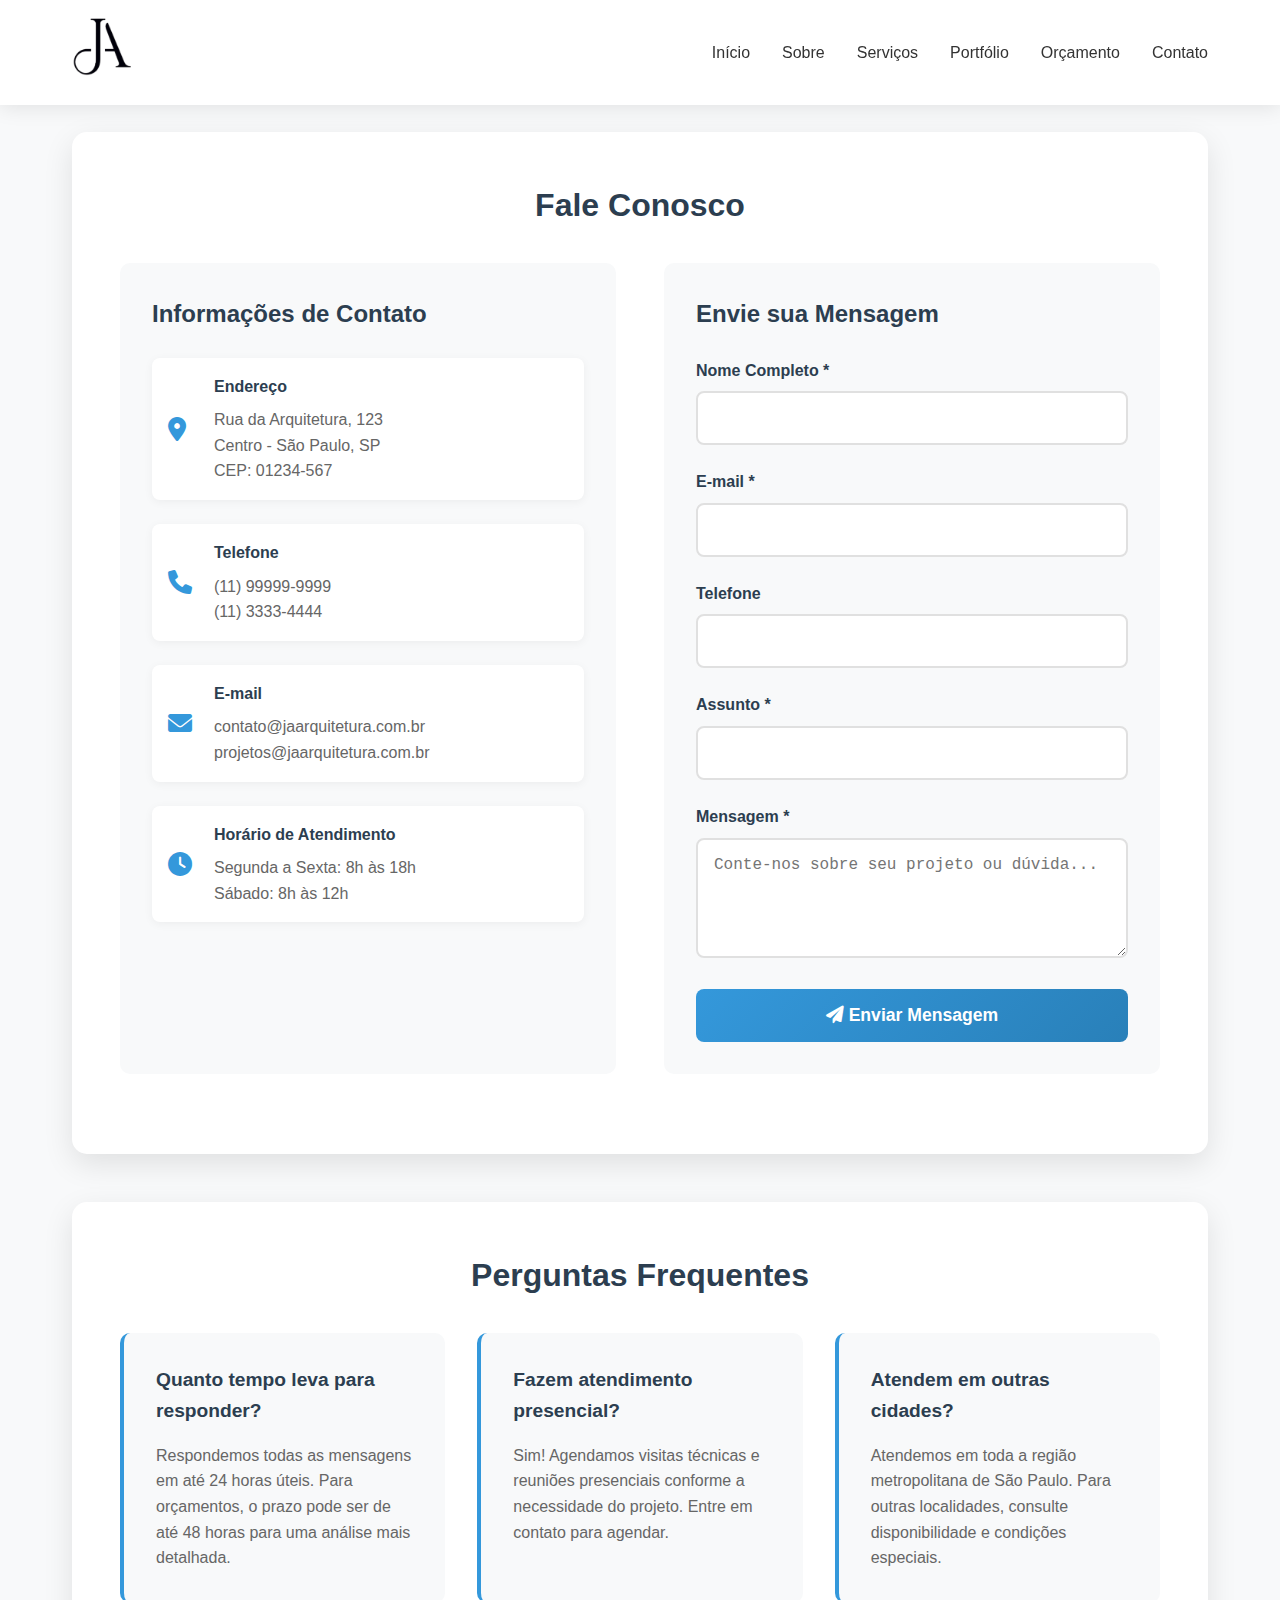
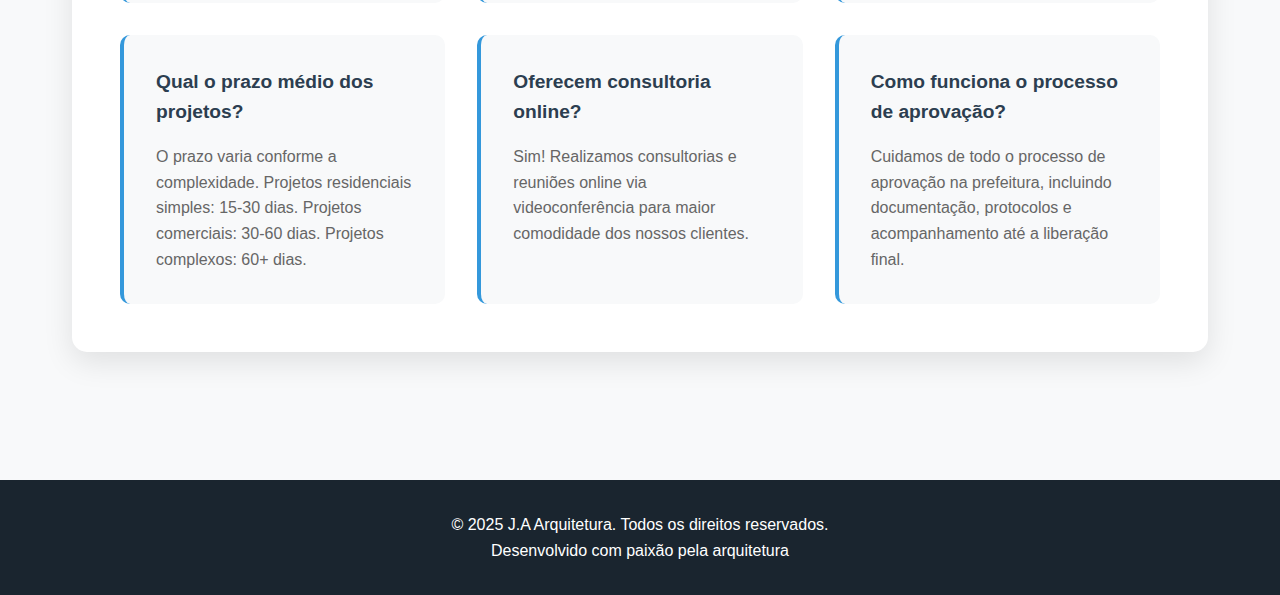
<file: pages/contato.html>
<!DOCTYPE html>
<html lang="pt-BR">
<head>
    <meta charset="UTF-8">
    <meta name="viewport" content="width=device-width, initial-scale=1.0">
    <title>Contato - J.A Arquitetura</title>
    <link href="https://cdnjs.cloudflare.com/ajax/libs/font-awesome/6.0.0/css/all.min.css" rel="stylesheet">
    <style>
        * {
            margin: 0;
            padding: 0;
            box-sizing: border-box;
        }

        body {
            font-family: 'Segoe UI', Tahoma, Geneva, Verdana, sans-serif;
            line-height: 1.6;
            color: #333;
            background: #f8f9fa;
            overflow-x: hidden; /* <CHANGE> Previne scroll horizontal */
        }

        /* Header */
        header {
            background: rgba(255, 255, 255, 0.95);
            backdrop-filter: blur(10px);
            position: fixed;
            top: 0;
            width: 100%;
            z-index: 1000;
            padding: 1rem 0;
            box-shadow: 0 2px 20px rgba(0, 0, 0, 0.1);
        }

        nav {
            display: flex;
            justify-content: space-between;
            align-items: center;
            max-width: 1200px;
            margin: 0 auto;
            padding: 0 2rem;
        }

        .logo {
            font-size: 1.8rem;
            font-weight: bold;
            color: #2c3e50;
        }

        .logo img {
            height: 60px;
        }

        .nav-links {
            display: flex;
            list-style: none;
            gap: 2rem;
        }

        .nav-links a {
            text-decoration: none;
            color: #333;
            font-weight: 500;
            transition: color 0.3s ease;
        }

        .nav-links a:hover {
            color: #3498db;
        }

        .menu-toggle {
            display: none;
            flex-direction: column;
            cursor: pointer;
            background: none;
            border: none;
        }

        .menu-toggle span {
            width: 25px;
            height: 3px;
            background: #333;
            margin: 3px 0;
            transition: 0.3s;
        }

        /* Main Content */
        main {
            margin-top: 100px;
            padding: 2rem;
            max-width: 1200px;
            margin-left: auto;
            margin-right: auto;
        }

        .page-header {
            text-align: center;
            margin-bottom: 3rem;
            padding: 3rem 2rem;
            background: linear-gradient(135deg, #3498db, #2c3e50);
            color: white;
            border-radius: 15px;
            margin-top: 2rem;
        }

        .page-header h1 {
            font-size: 3rem;
            margin-bottom: 1rem;
        }

        .page-header p {
            font-size: 1.2rem;
            opacity: 0.9;
        }

        /* Contact Section */
        .contact-section {
            background: white;
            padding: 3rem;
            border-radius: 15px;
            box-shadow: 0 10px 30px rgba(0, 0, 0, 0.1);
            margin-bottom: 3rem;
        }

        .section-title {
            font-size: 2rem;
            color: #2c3e50;
            margin-bottom: 2rem;
            text-align: center;
        }

        .contact-grid {
            display: grid;
            grid-template-columns: 1fr 1fr;
            gap: 3rem;
            margin-bottom: 2rem;
        }

        .contact-info {
            background: #f8f9fa;
            padding: 2rem;
            border-radius: 10px;
        }

        .contact-info h3 {
            color: #2c3e50;
            margin-bottom: 1.5rem;
            font-size: 1.5rem;
        }

        .contact-item {
            display: flex;
            align-items: center;
            margin-bottom: 1.5rem;
            padding: 1rem;
            background: white;
            border-radius: 8px;
            box-shadow: 0 2px 10px rgba(0, 0, 0, 0.05);
        }

        .contact-item i {
            font-size: 1.5rem;
            color: #3498db;
            margin-right: 1rem;
            width: 30px;
        }

        .contact-item div h4 {
            color: #2c3e50;
            margin-bottom: 0.5rem;
        }

        .contact-item div p {
            color: #666;
            margin: 0;
        }

        /* Form */
        .contact-form {
            background: #f8f9fa;
            padding: 2rem;
            border-radius: 10px;
        }

        .contact-form h3 {
            color: #2c3e50;
            margin-bottom: 1.5rem;
            font-size: 1.5rem;
        }

        .form-group {
            margin-bottom: 1.5rem;
        }

        .form-group label {
            display: block;
            margin-bottom: 0.5rem;
            font-weight: 600;
            color: #2c3e50;
        }

        .form-group input,
        .form-group textarea {
            width: 100%;
            padding: 1rem;
            border: 2px solid #e0e0e0;
            border-radius: 8px;
            font-size: 1rem;
            transition: border-color 0.3s ease;
        }

        .form-group input:focus,
        .form-group textarea:focus {
            outline: none;
            border-color: #3498db;
        }

        .form-group textarea {
            resize: vertical;
            min-height: 120px;
        }

        .submit-btn {
            background: linear-gradient(135deg, #3498db, #2980b9);
            color: white;
            padding: 1rem 2rem;
            border: none;
            border-radius: 8px;
            font-size: 1.1rem;
            font-weight: 600;
            cursor: pointer;
            transition: all 0.3s ease;
            width: 100%;
        }

        .submit-btn:hover {
            transform: translateY(-2px);
            box-shadow: 0 10px 25px rgba(52, 152, 219, 0.3);
        }

        /* FAQ Section */
        .faq-section {
            background: white;
            padding: 3rem;
            border-radius: 15px;
            box-shadow: 0 10px 30px rgba(0, 0, 0, 0.1);
            margin-bottom: 3rem;
        }

        .faq-grid {
            display: grid;
            grid-template-columns: repeat(auto-fit, minmax(300px, 1fr));
            gap: 2rem;
        }

        .faq-item {
            background: #f8f9fa;
            padding: 2rem;
            border-radius: 10px;
            border-left: 4px solid #3498db;
        }

        .faq-item h4 {
            color: #2c3e50;
            margin-bottom: 1rem;
            font-size: 1.2rem;
        }

        .faq-item p {
            color: #666;
            line-height: 1.6;
        }

        /* Footer */
        footer {
            background: #1a252f;
            color: white;
            text-align: center;
            padding: 2rem;
            margin-top: 3rem;
        }

        /* Responsive Design */
        @media (max-width: 768px) {
            nav {
                padding: 0 1rem;
            }
            
            .nav-links {
                display: none;
                position: absolute;
                top: 100%;
                left: 0;
                width: 100%;
                background: white;
                flex-direction: column;
                padding: 1rem;
                box-shadow: 0 2px 10px rgba(0, 0, 0, 0.1);
                gap: 1rem;
            }

            .nav-links.active {
                display: flex;
            }

            .menu-toggle {
                display: flex;
            }

            main {
                padding: 1rem; /* <CHANGE> Reduzido padding para mobile */
                margin-top: 80px;
            }

            .page-header {
                padding: 2rem 1rem; /* <CHANGE> Reduzido padding para mobile */
                margin-top: 1rem;
            }

            .page-header h1 {
                font-size: 2rem; /* <CHANGE> Reduzido tamanho da fonte */
            }

            .page-header p {
                font-size: 1rem;
            }

            .contact-section,
            .faq-section {
                padding: 2rem 1rem; /* <CHANGE> Reduzido padding para mobile */
            }

            .contact-grid {
                grid-template-columns: 1fr; /* <CHANGE> Uma coluna em mobile */
                gap: 2rem;
            }

            .faq-grid {
                grid-template-columns: 1fr; /* <CHANGE> Uma coluna em mobile */
            }

            .section-title {
                font-size: 1.5rem; /* <CHANGE> Reduzido tamanho da fonte */
            }
        }

        @media (max-width: 480px) {
            .page-header h1 {
                font-size: 1.8rem; /* <CHANGE> Ainda menor para telas muito pequenas */
            }
            
            .contact-section,
            .faq-section {
                padding: 1.5rem 1rem; /* <CHANGE> Padding ainda menor */
            }
            
            .contact-info,
            .contact-form {
                padding: 1.5rem; /* <CHANGE> Padding reduzido */
            }
        }
    </style>
</head>
<body>
    <!-- Header -->
    <header>
        <nav>
            <div class="logo">
                <a href="#">
                    <img src="../img/logo.png">
                </a>
            </div>
            <ul class="nav-links">
                <li><a href="../index.html">Início</a></li>
                <li><a href="../index.html#about">Sobre</a></li>
                <li><a href="../index.html#services">Serviços</a></li>
                <li><a href="../index.html#portfolio">Portfólio</a></li>
                <li><a href="orcamento.html">Orçamento</a></li>
                <li><a href="contato.html">Contato</a></li>
            </ul>
            <button class="menu-toggle" onclick="toggleMenu()">
                <span></span>
                <span></span>
                <span></span>
            </button>
        </nav>
    </header>

    <main>
        <!-- Contact Section -->
        <section class="contact-section">
            <h2 class="section-title">Fale Conosco</h2>
            <div class="contact-grid">
                <!-- Contact Information -->
                <div class="contact-info">
                    <h3>Informações de Contato</h3>
                    
                    <div class="contact-item">
                        <i class="fas fa-map-marker-alt"></i>
                        <div>
                            <h4>Endereço</h4>
                            <p>Rua da Arquitetura, 123<br>Centro - São Paulo, SP<br>CEP: 01234-567</p>
                        </div>
                    </div>

                    <div class="contact-item">
                        <i class="fas fa-phone"></i>
                        <div>
                            <h4>Telefone</h4>
                            <p>(11) 99999-9999<br>(11) 3333-4444</p>
                        </div>
                    </div>

                    <div class="contact-item">
                        <i class="fas fa-envelope"></i>
                        <div>
                            <h4>E-mail</h4>
                            <p>contato@jaarquitetura.com.br<br>projetos@jaarquitetura.com.br</p>
                        </div>
                    </div>

                    <div class="contact-item">
                        <i class="fas fa-clock"></i>
                        <div>
                            <h4>Horário de Atendimento</h4>
                            <p>Segunda a Sexta: 8h às 18h<br>Sábado: 8h às 12h</p>
                        </div>
                    </div>
                </div>

                <!-- Contact Form -->
                <div class="contact-form">
                    <h3>Envie sua Mensagem</h3>
                    <form id="contactForm">
                        <div class="form-group">
                            <label for="name">Nome Completo *</label>
                            <input type="text" id="name" name="name" required>
                        </div>

                        <div class="form-group">
                            <label for="email">E-mail *</label>
                            <input type="email" id="email" name="email" required>
                        </div>

                        <div class="form-group">
                            <label for="phone">Telefone</label>
                            <input type="tel" id="phone" name="phone">
                        </div>

                        <div class="form-group">
                            <label for="subject">Assunto *</label>
                            <input type="text" id="subject" name="subject" required>
                        </div>

                        <div class="form-group">
                            <label for="message">Mensagem *</label>
                            <textarea id="message" name="message" placeholder="Conte-nos sobre seu projeto ou dúvida..." required></textarea>
                        </div>

                        <button type="submit" class="submit-btn">
                            <i class="fas fa-paper-plane"></i>
                            Enviar Mensagem
                        </button>
                    </form>
                </div>
            </div>
        </section>

        <!-- FAQ Section -->
        <section class="faq-section">
            <h2 class="section-title">Perguntas Frequentes</h2>
            <div class="faq-grid">
                <div class="faq-item">
                    <h4>Quanto tempo leva para responder?</h4>
                    <p>Respondemos todas as mensagens em até 24 horas úteis. Para orçamentos, o prazo pode ser de até 48 horas para uma análise mais detalhada.</p>
                </div>

                <div class="faq-item">
                    <h4>Fazem atendimento presencial?</h4>
                    <p>Sim! Agendamos visitas técnicas e reuniões presenciais conforme a necessidade do projeto. Entre em contato para agendar.</p>
                </div>

                <div class="faq-item">
                    <h4>Atendem em outras cidades?</h4>
                    <p>Atendemos em toda a região metropolitana de São Paulo. Para outras localidades, consulte disponibilidade e condições especiais.</p>
                </div>

                <div class="faq-item">
                    <h4>Qual o prazo médio dos projetos?</h4>
                    <p>O prazo varia conforme a complexidade. Projetos residenciais simples: 15-30 dias. Projetos comerciais: 30-60 dias. Projetos complexos: 60+ dias.</p>
                </div>

                <div class="faq-item">
                    <h4>Oferecem consultoria online?</h4>
                    <p>Sim! Realizamos consultorias e reuniões online via videoconferência para maior comodidade dos nossos clientes.</p>
                </div>

                <div class="faq-item">
                    <h4>Como funciona o processo de aprovação?</h4>
                    <p>Cuidamos de todo o processo de aprovação na prefeitura, incluindo documentação, protocolos e acompanhamento até a liberação final.</p>
                </div>
            </div>
        </section>
    </main>

    <!-- Footer -->
    <footer>
        <p>&copy; 2025 J.A Arquitetura. Todos os direitos reservados.</p>
        <p>Desenvolvido com paixão pela arquitetura</p>
    </footer>

    <script>
        // Menu Toggle
        function toggleMenu() {
            const navLinks = document.querySelector('.nav-links');
            navLinks.classList.toggle('active');
        }

        // Form Submission
        document.getElementById('contactForm').addEventListener('submit', function(e) {
            e.preventDefault();
            
            // Get form data
            const formData = new FormData(this);
            const data = {};
            
            for (let [key, value] of formData.entries()) {
                data[key] = value;
            }
            
            // Simulate form submission
            alert('Mensagem enviada com sucesso! Entraremos em contato em breve.');
            
            // In a real application, you would send this data to your server
            console.log('Contact form data:', data);
            
            // Reset form
            this.reset();
        });

        // Form validation
        document.querySelectorAll('input, textarea').forEach(field => {
            field.addEventListener('blur', function() {
                if (this.hasAttribute('required') && !this.value.trim()) {
                    this.style.borderColor = '#e74c3c';
                } else {
                    this.style.borderColor = '#e0e0e0';
                }
            });
        });
    </script>
</body>
</html>
</file>
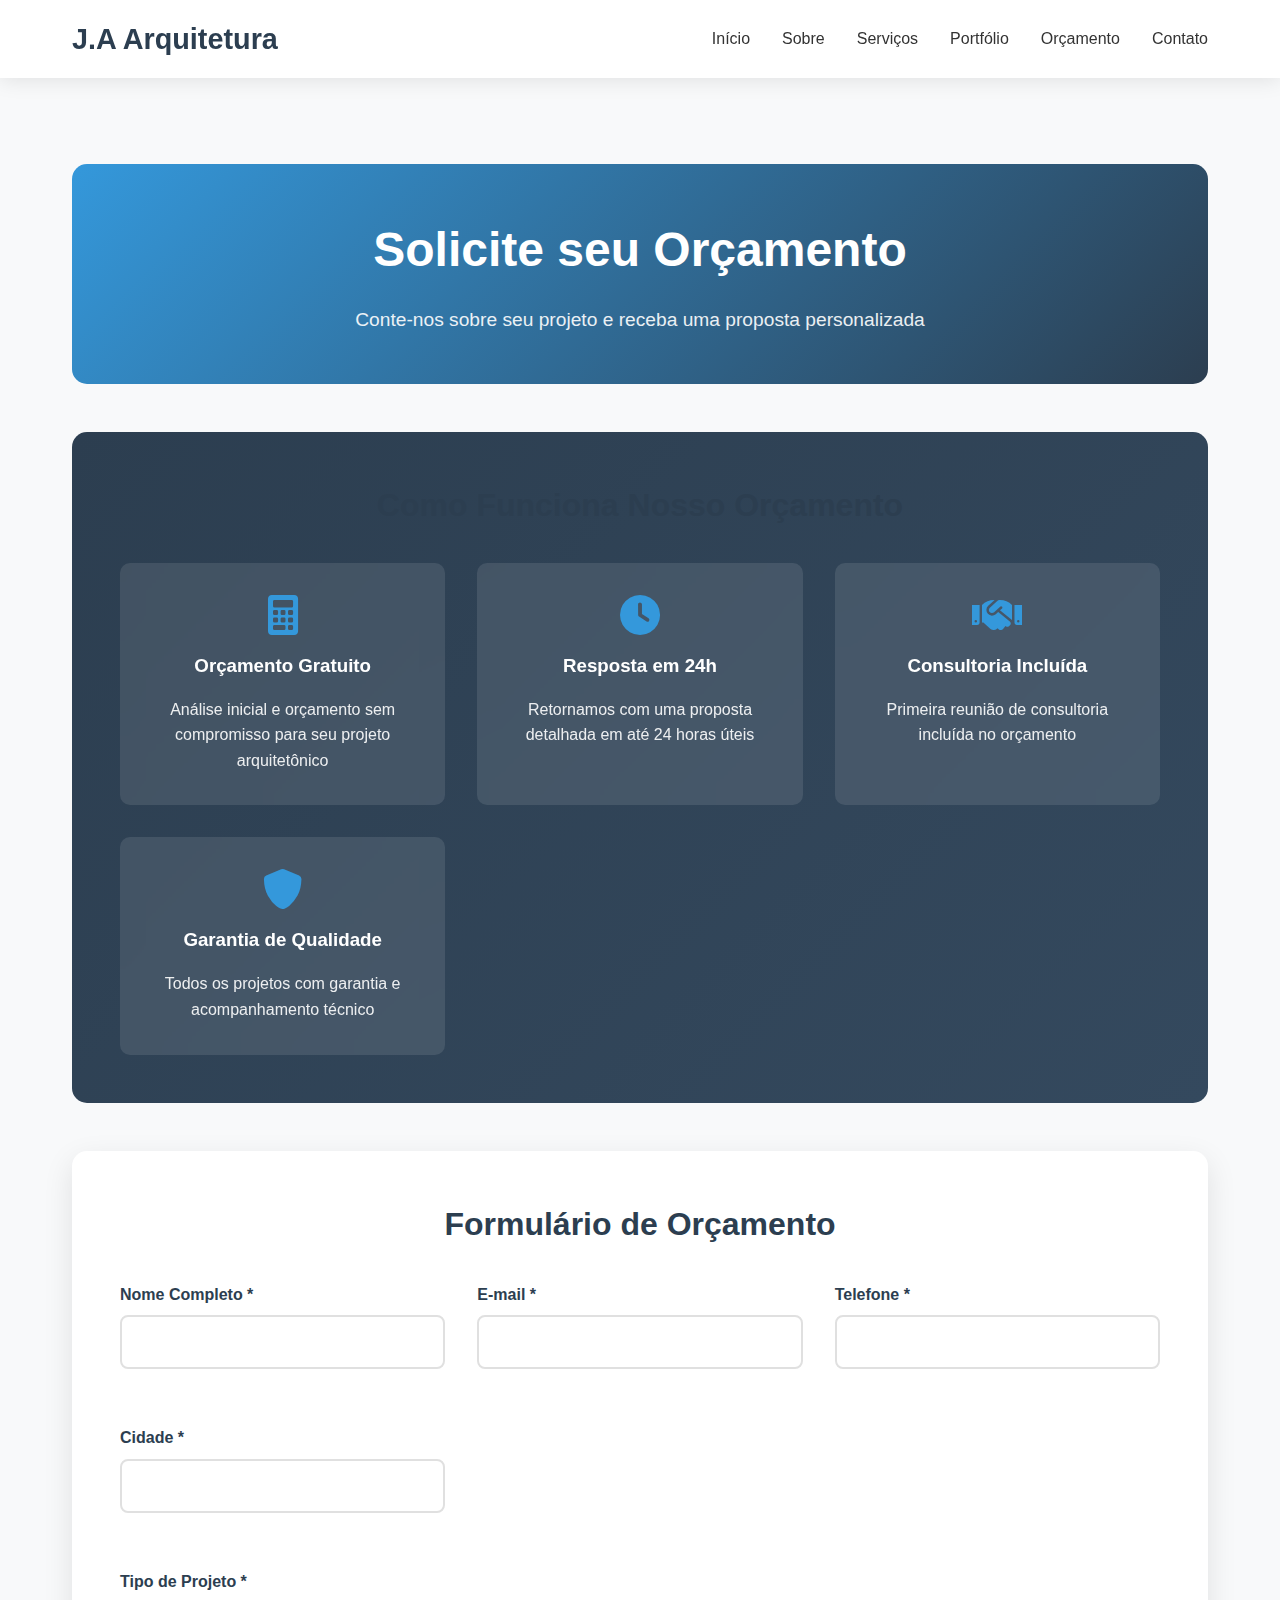
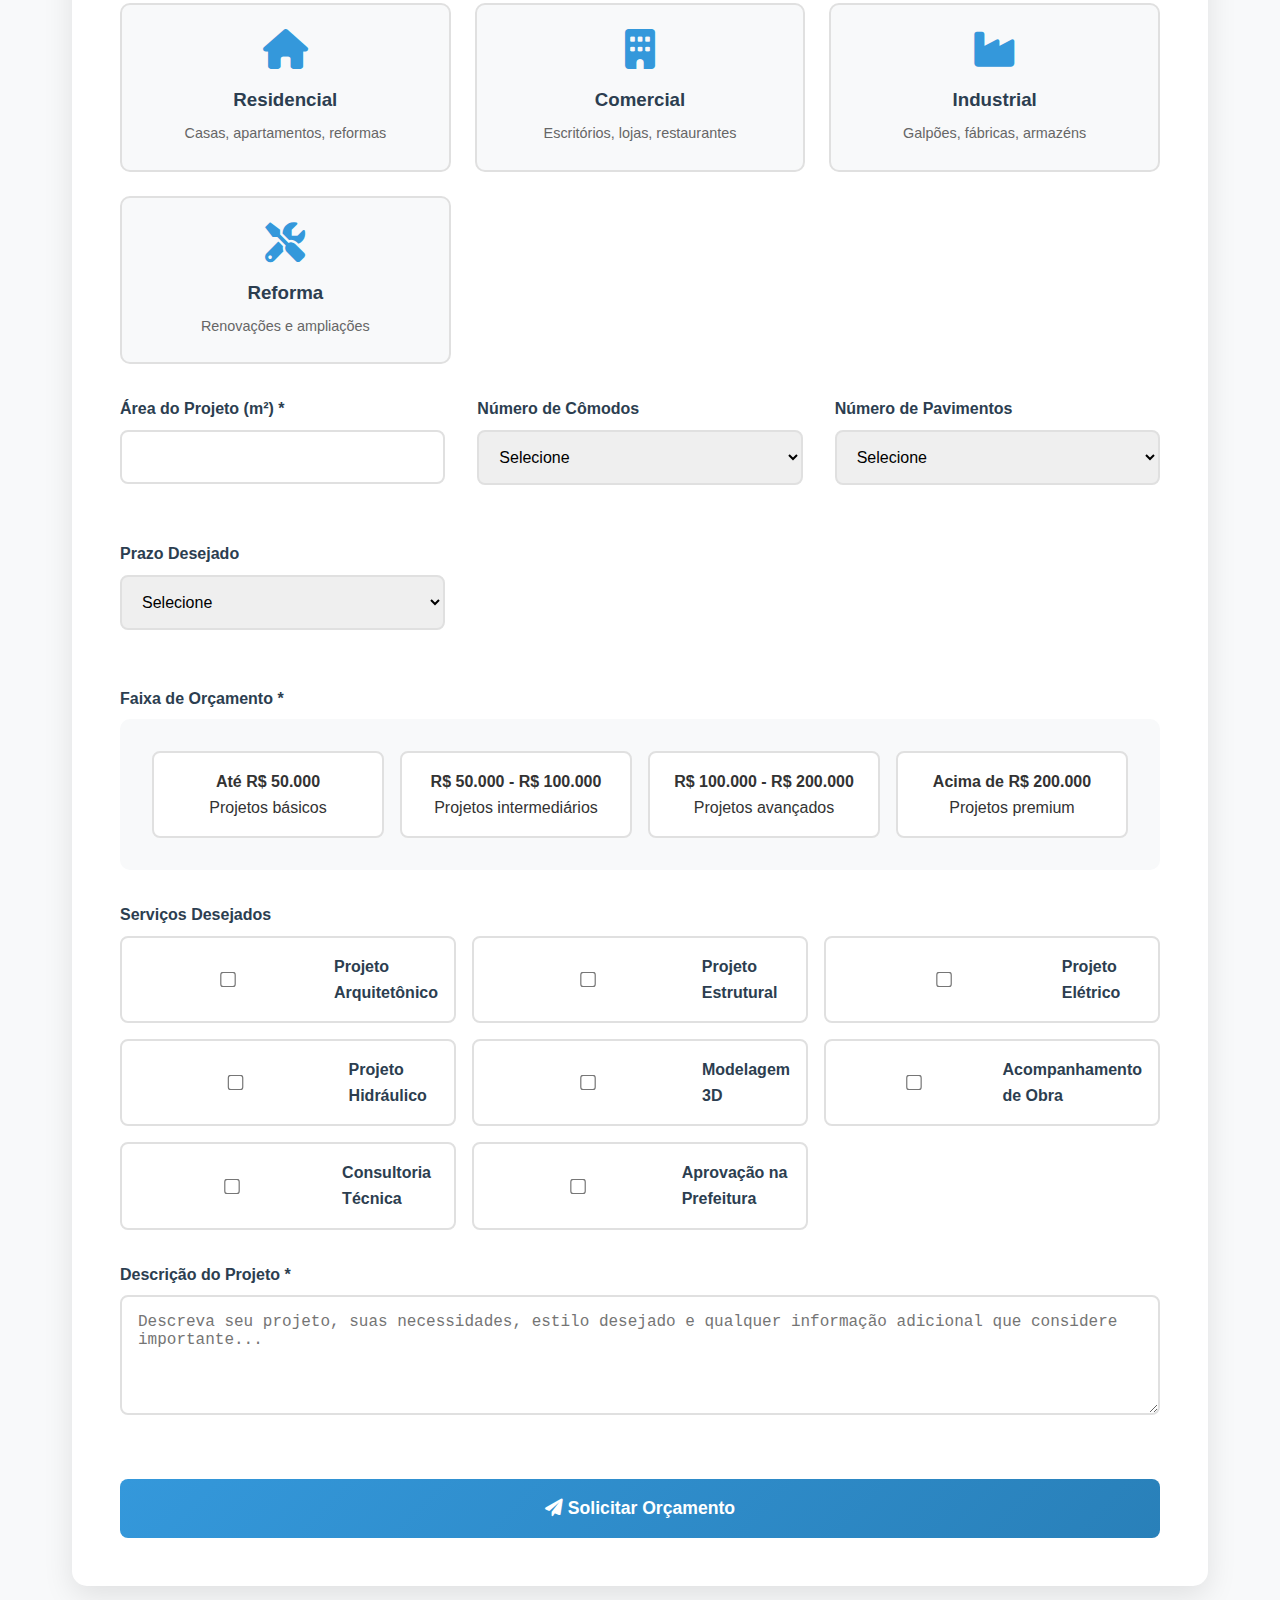
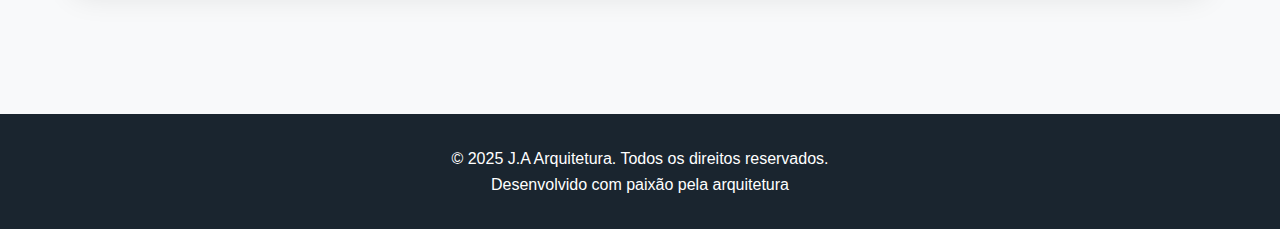
<file: pages/orcamento.html>
<!DOCTYPE html>
<html lang="pt-BR">
<head>
    <meta charset="UTF-8">
    <meta name="viewport" content="width=device-width, initial-scale=1.0">
    <title>Orçamento - J.A Arquitetura</title>
    <link href="https://cdnjs.cloudflare.com/ajax/libs/font-awesome/6.0.0/css/all.min.css" rel="stylesheet">
    <style>
        * {
            margin: 0;
            padding: 0;
            box-sizing: border-box;
        }

        body {
            font-family: 'Segoe UI', Tahoma, Geneva, Verdana, sans-serif;
            line-height: 1.6;
            color: #333;
            background: #f8f9fa;
        }

        /* Header */
        header {
            background: rgba(255, 255, 255, 0.95);
            backdrop-filter: blur(10px);
            position: fixed;
            top: 0;
            width: 100%;
            z-index: 1000;
            padding: 1rem 0;
            box-shadow: 0 2px 20px rgba(0, 0, 0, 0.1);
        }

        nav {
            display: flex;
            justify-content: space-between;
            align-items: center;
            max-width: 1200px;
            margin: 0 auto;
            padding: 0 2rem;
        }

        .logo {
            font-size: 1.8rem;
            font-weight: bold;
            color: #2c3e50;
        }

        .nav-links {
            display: flex;
            list-style: none;
            gap: 2rem;
        }

        .nav-links a {
            text-decoration: none;
            color: #333;
            font-weight: 500;
            transition: color 0.3s ease;
        }

        .nav-links a:hover {
            color: #3498db;
        }

        .menu-toggle {
            display: none;
            flex-direction: column;
            cursor: pointer;
        }

        .menu-toggle span {
            width: 25px;
            height: 3px;
            background: #333;
            margin: 3px 0;
            transition: 0.3s;
        }

        /* Main Content */
        main {
            margin-top: 100px;
            padding: 2rem;
            max-width: 1200px;
            margin-left: auto;
            margin-right: auto;
        }

        .page-header {
            text-align: center;
            margin-bottom: 3rem;
            padding: 3rem 0;
            background: linear-gradient(135deg, #3498db, #2c3e50);
            color: white;
            border-radius: 15px;
            margin-top: 2rem;
        }

        .page-header h1 {
            font-size: 3rem;
            margin-bottom: 1rem;
        }

        .page-header p {
            font-size: 1.2rem;
            opacity: 0.9;
        }

        /* Budget Form Section */
        .budget-section {
            background: white;
            padding: 3rem;
            border-radius: 15px;
            box-shadow: 0 10px 30px rgba(0, 0, 0, 0.1);
            margin-bottom: 3rem;
        }

        .section-title {
            font-size: 2rem;
            color: #2c3e50;
            margin-bottom: 2rem;
            text-align: center;
        }

        .form-grid {
            display: grid;
            grid-template-columns: repeat(auto-fit, minmax(300px, 1fr));
            gap: 2rem;
            margin-bottom: 2rem;
        }

        .form-group {
            margin-bottom: 1.5rem;
        }

        .form-group label {
            display: block;
            margin-bottom: 0.5rem;
            font-weight: 600;
            color: #2c3e50;
        }

        .form-group input,
        .form-group select,
        .form-group textarea {
            width: 100%;
            padding: 1rem;
            border: 2px solid #e0e0e0;
            border-radius: 8px;
            font-size: 1rem;
            transition: border-color 0.3s ease;
        }

        .form-group input:focus,
        .form-group select:focus,
        .form-group textarea:focus {
            outline: none;
            border-color: #3498db;
        }

        .form-group textarea {
            resize: vertical;
            min-height: 120px;
        }

        /* Project Type Cards */
        .project-types {
            display: grid;
            grid-template-columns: repeat(auto-fit, minmax(250px, 1fr));
            gap: 1.5rem;
            margin-bottom: 2rem;
        }

        .project-type-card {
            background: #f8f9fa;
            border: 2px solid #e0e0e0;
            border-radius: 10px;
            padding: 1.5rem;
            text-align: center;
            cursor: pointer;
            transition: all 0.3s ease;
        }

        .project-type-card:hover {
            border-color: #3498db;
            background: #e3f2fd;
        }

        .project-type-card.selected {
            border-color: #3498db;
            background: #e3f2fd;
            box-shadow: 0 5px 15px rgba(52, 152, 219, 0.2);
        }

        .project-type-card i {
            font-size: 2.5rem;
            color: #3498db;
            margin-bottom: 1rem;
        }

        .project-type-card h3 {
            color: #2c3e50;
            margin-bottom: 0.5rem;
        }

        .project-type-card p {
            color: #666;
            font-size: 0.9rem;
        }

        /* Budget Range */
        .budget-range {
            background: #f8f9fa;
            padding: 2rem;
            border-radius: 10px;
            margin-bottom: 2rem;
        }

        .range-options {
            display: grid;
            grid-template-columns: repeat(auto-fit, minmax(200px, 1fr));
            gap: 1rem;
        }

        .range-option {
            background: white;
            border: 2px solid #e0e0e0;
            border-radius: 8px;
            padding: 1rem;
            text-align: center;
            cursor: pointer;
            transition: all 0.3s ease;
        }

        .range-option:hover {
            border-color: #3498db;
        }

        .range-option.selected {
            border-color: #3498db;
            background: #e3f2fd;
        }

        .range-option input[type="radio"] {
            display: none;
        }

        /* Services Checklist */
        .services-checklist {
            display: grid;
            grid-template-columns: repeat(auto-fit, minmax(250px, 1fr));
            gap: 1rem;
            margin-bottom: 2rem;
        }

        .service-item {
            display: flex;
            align-items: center;
            background: white;
            padding: 1rem;
            border-radius: 8px;
            border: 2px solid #e0e0e0;
            transition: all 0.3s ease;
        }

        .service-item:hover {
            border-color: #3498db;
        }

        .service-item input[type="checkbox"] {
            margin-right: 1rem;
            transform: scale(1.2);
        }

        .service-item label {
            cursor: pointer;
            margin: 0;
        }

        /* Submit Button */
        .submit-btn {
            background: linear-gradient(135deg, #3498db, #2980b9);
            color: white;
            padding: 1.2rem 3rem;
            border: none;
            border-radius: 8px;
            font-size: 1.1rem;
            font-weight: 600;
            cursor: pointer;
            transition: all 0.3s ease;
            width: 100%;
            margin-top: 2rem;
        }

        .submit-btn:hover {
            transform: translateY(-2px);
            box-shadow: 0 10px 25px rgba(52, 152, 219, 0.3);
        }

        /* Pricing Info */
        .pricing-info {
            background: linear-gradient(135deg, #2c3e50, #34495e);
            color: white;
            padding: 3rem;
            border-radius: 15px;
            margin-bottom: 3rem;
        }

        .pricing-grid {
            display: grid;
            grid-template-columns: repeat(auto-fit, minmax(250px, 1fr));
            gap: 2rem;
        }

        .pricing-item {
            background: rgba(255, 255, 255, 0.1);
            padding: 2rem;
            border-radius: 10px;
            text-align: center;
            backdrop-filter: blur(10px);
        }

        .pricing-item i {
            font-size: 2.5rem;
            color: #3498db;
            margin-bottom: 1rem;
        }

        .pricing-item h3 {
            margin-bottom: 1rem;
        }

        .pricing-item p {
            opacity: 0.9;
        }

        /* Footer */
        footer {
            background: #1a252f;
            color: white;
            text-align: center;
            padding: 2rem;
            margin-top: 3rem;
        }

        /* Responsive Design */
        @media (max-width: 768px) {
            /* Melhorando responsividade mobile */
            body {
                overflow-x: hidden;
            }
            
            nav {
                padding: 0 1rem;
            }
            
            .nav-links {
                display: none;
                position: absolute;
                top: 100%;
                left: 0;
                width: 100%;
                background: white;
                flex-direction: column;
                padding: 1rem;
                box-shadow: 0 2px 10px rgba(0, 0, 0, 0.1);
            }

            .nav-links.active {
                display: flex;
            }

            .menu-toggle {
                display: flex;
            }

            main {
                padding: 1rem;
                margin-top: 80px;
            }

            .page-header {
                padding: 2rem 1rem;
                margin-top: 1rem;
            }

            .page-header h1 {
                font-size: 2rem;
            }

            .budget-section,
            .pricing-info {
                padding: 2rem 1rem;
            }

            .form-grid {
                grid-template-columns: 1fr;
            }

            .project-types {
                grid-template-columns: 1fr;
            }

            .range-options {
                grid-template-columns: 1fr;
            }

            .services-checklist {
                grid-template-columns: 1fr;
            }

            .pricing-grid {
                grid-template-columns: 1fr;
            }
        }

        @media (max-width: 480px) {
            /* Ajustes para telas muito pequenas */
            .page-header h1 {
                font-size: 1.8rem;
            }
            
            .page-header p {
                font-size: 1rem;
            }
            
            .budget-section,
            .pricing-info {
                padding: 1.5rem 1rem;
            }
            
            .section-title {
                font-size: 1.5rem;
            }
            
            .pricing-item {
                padding: 1.5rem;
            }
        }
    </style>
</head>
<body>
    <!-- Header -->
    <header>
        <nav>
            <div class="logo">J.A Arquitetura</div>
            <ul class="nav-links">
                <li><a href="index.html">Início</a></li>
                <li><a href="index.html#about">Sobre</a></li>
                <li><a href="index.html#services">Serviços</a></li>
                <li><a href="index.html#portfolio">Portfólio</a></li>
                <li><a href="orcamento.html">Orçamento</a></li>
                <li><a href="contato.html">Contato</a></li>
            </ul>
            <div class="menu-toggle" onclick="toggleMenu()">
                <span></span>
                <span></span>
                <span></span>
            </div>
        </nav>
    </header>

    <main>
        <!-- Page Header -->
        <div class="page-header">
            <h1>Solicite seu Orçamento</h1>
            <p>Conte-nos sobre seu projeto e receba uma proposta personalizada</p>
        </div>

        <!-- Pricing Information -->
        <section class="pricing-info">
            <h2 class="section-title">Como Funciona Nosso Orçamento</h2>
            <div class="pricing-grid">
                <div class="pricing-item">
                    <i class="fas fa-calculator"></i>
                    <h3>Orçamento Gratuito</h3>
                    <p>Análise inicial e orçamento sem compromisso para seu projeto arquitetônico</p>
                </div>
                <div class="pricing-item">
                    <i class="fas fa-clock"></i>
                    <h3>Resposta em 24h</h3>
                    <p>Retornamos com uma proposta detalhada em até 24 horas úteis</p>
                </div>
                <div class="pricing-item">
                    <i class="fas fa-handshake"></i>
                    <h3>Consultoria Incluída</h3>
                    <p>Primeira reunião de consultoria incluída no orçamento</p>
                </div>
                <div class="pricing-item">
                    <i class="fas fa-shield-alt"></i>
                    <h3>Garantia de Qualidade</h3>
                    <p>Todos os projetos com garantia e acompanhamento técnico</p>
                </div>
            </div>
        </section>

        <!-- Budget Form -->
        <section class="budget-section">
            <h2 class="section-title">Formulário de Orçamento</h2>
            
            <form id="budgetForm">
                <!-- Personal Information -->
                <div class="form-grid">
                    <div class="form-group">
                        <label for="name">Nome Completo *</label>
                        <input type="text" id="name" name="name" required>
                    </div>
                    <div class="form-group">
                        <label for="email">E-mail *</label>
                        <input type="email" id="email" name="email" required>
                    </div>
                    <div class="form-group">
                        <label for="phone">Telefone *</label>
                        <input type="tel" id="phone" name="phone" required>
                    </div>
                    <div class="form-group">
                        <label for="city">Cidade *</label>
                        <input type="text" id="city" name="city" required>
                    </div>
                </div>

                <!-- Project Type -->
                <div class="form-group">
                    <label>Tipo de Projeto *</label>
                    <div class="project-types">
                        <div class="project-type-card" onclick="selectProjectType(this, 'residencial')">
                            <i class="fas fa-home"></i>
                            <h3>Residencial</h3>
                            <p>Casas, apartamentos, reformas</p>
                        </div>
                        <div class="project-type-card" onclick="selectProjectType(this, 'comercial')">
                            <i class="fas fa-building"></i>
                            <h3>Comercial</h3>
                            <p>Escritórios, lojas, restaurantes</p>
                        </div>
                        <div class="project-type-card" onclick="selectProjectType(this, 'industrial')">
                            <i class="fas fa-industry"></i>
                            <h3>Industrial</h3>
                            <p>Galpões, fábricas, armazéns</p>
                        </div>
                        <div class="project-type-card" onclick="selectProjectType(this, 'reforma')">
                            <i class="fas fa-tools"></i>
                            <h3>Reforma</h3>
                            <p>Renovações e ampliações</p>
                        </div>
                    </div>
                    <input type="hidden" id="projectType" name="projectType" required>
                </div>

                <!-- Project Details -->
                <div class="form-grid">
                    <div class="form-group">
                        <label for="area">Área do Projeto (m²) *</label>
                        <input type="number" id="area" name="area" min="1" required>
                    </div>
                    <div class="form-group">
                        <label for="rooms">Número de Cômodos</label>
                        <select id="rooms" name="rooms">
                            <option value="">Selecione</option>
                            <option value="1-2">1-2 cômodos</option>
                            <option value="3-4">3-4 cômodos</option>
                            <option value="5-6">5-6 cômodos</option>
                            <option value="7+">7+ cômodos</option>
                        </select>
                    </div>
                    <div class="form-group">
                        <label for="floors">Número de Pavimentos</label>
                        <select id="floors" name="floors">
                            <option value="">Selecione</option>
                            <option value="1">1 pavimento</option>
                            <option value="2">2 pavimentos</option>
                            <option value="3">3 pavimentos</option>
                            <option value="4+">4+ pavimentos</option>
                        </select>
                    </div>
                    <div class="form-group">
                        <label for="deadline">Prazo Desejado</label>
                        <select id="deadline" name="deadline">
                            <option value="">Selecione</option>
                            <option value="urgente">Urgente (até 30 dias)</option>
                            <option value="normal">Normal (30-60 dias)</option>
                            <option value="flexivel">Flexível (60+ dias)</option>
                        </select>
                    </div>
                </div>

                <!-- Budget Range -->
                <div class="form-group">
                    <label>Faixa de Orçamento *</label>
                    <div class="budget-range">
                        <div class="range-options">
                            <div class="range-option" onclick="selectBudgetRange(this, 'ate-50k')">
                                <input type="radio" name="budgetRange" value="ate-50k" required>
                                <strong>Até R$ 50.000</strong>
                                <p>Projetos básicos</p>
                            </div>
                            <div class="range-option" onclick="selectBudgetRange(this, '50k-100k')">
                                <input type="radio" name="budgetRange" value="50k-100k" required>
                                <strong>R$ 50.000 - R$ 100.000</strong>
                                <p>Projetos intermediários</p>
                            </div>
                            <div class="range-option" onclick="selectBudgetRange(this, '100k-200k')">
                                <input type="radio" name="budgetRange" value="100k-200k" required>
                                <strong>R$ 100.000 - R$ 200.000</strong>
                                <p>Projetos avançados</p>
                            </div>
                            <div class="range-option" onclick="selectBudgetRange(this, 'acima-200k')">
                                <input type="radio" name="budgetRange" value="acima-200k" required>
                                <strong>Acima de R$ 200.000</strong>
                                <p>Projetos premium</p>
                            </div>
                        </div>
                    </div>
                </div>

                <!-- Services -->
                <div class="form-group">
                    <label>Serviços Desejados</label>
                    <div class="services-checklist">
                        <div class="service-item">
                            <input type="checkbox" id="projeto-arquitetonico" name="services[]" value="projeto-arquitetonico">
                            <label for="projeto-arquitetonico">Projeto Arquitetônico</label>
                        </div>
                        <div class="service-item">
                            <input type="checkbox" id="projeto-estrutural" name="services[]" value="projeto-estrutural">
                            <label for="projeto-estrutural">Projeto Estrutural</label>
                        </div>
                        <div class="service-item">
                            <input type="checkbox" id="projeto-eletrico" name="services[]" value="projeto-eletrico">
                            <label for="projeto-eletrico">Projeto Elétrico</label>
                        </div>
                        <div class="service-item">
                            <input type="checkbox" id="projeto-hidraulico" name="services[]" value="projeto-hidraulico">
                            <label for="projeto-hidraulico">Projeto Hidráulico</label>
                        </div>
                        <div class="service-item">
                            <input type="checkbox" id="modelagem-3d" name="services[]" value="modelagem-3d">
                            <label for="modelagem-3d">Modelagem 3D</label>
                        </div>
                        <div class="service-item">
                            <input type="checkbox" id="acompanhamento-obra" name="services[]" value="acompanhamento-obra">
                            <label for="acompanhamento-obra">Acompanhamento de Obra</label>
                        </div>
                        <div class="service-item">
                            <input type="checkbox" id="consultoria" name="services[]" value="consultoria">
                            <label for="consultoria">Consultoria Técnica</label>
                        </div>
                        <div class="service-item">
                            <input type="checkbox" id="aprovacao-prefeitura" name="services[]" value="aprovacao-prefeitura">
                            <label for="aprovacao-prefeitura">Aprovação na Prefeitura</label>
                        </div>
                    </div>
                </div>

                <!-- Project Description -->
                <div class="form-group">
                    <label for="description">Descrição do Projeto *</label>
                    <textarea id="description" name="description" placeholder="Descreva seu projeto, suas necessidades, estilo desejado e qualquer informação adicional que considere importante..." required></textarea>
                </div>

                <!-- Submit Button -->
                <button type="submit" class="submit-btn">
                    <i class="fas fa-paper-plane"></i>
                    Solicitar Orçamento
                </button>
            </form>
        </section>
    </main>

    <!-- Footer -->
    <footer>
        <p>&copy; 2025 J.A Arquitetura. Todos os direitos reservados.</p>
        <p>Desenvolvido com paixão pela arquitetura</p>
    </footer>

    <script>
        // Menu Toggle
        function toggleMenu() {
            const navLinks = document.querySelector('.nav-links');
            navLinks.classList.toggle('active');
        }

        // Project Type Selection
        function selectProjectType(element, type) {
            // Remove selection from all cards
            document.querySelectorAll('.project-type-card').forEach(card => {
                card.classList.remove('selected');
            });
            
            // Add selection to clicked card
            element.classList.add('selected');
            
            // Set hidden input value
            document.getElementById('projectType').value = type;
        }

        // Budget Range Selection
        function selectBudgetRange(element, range) {
            // Remove selection from all options
            document.querySelectorAll('.range-option').forEach(option => {
                option.classList.remove('selected');
            });
            
            // Add selection to clicked option
            element.classList.add('selected');
            
            // Check the radio button
            element.querySelector('input[type="radio"]').checked = true;
        }

        // Form Submission
        document.getElementById('budgetForm').addEventListener('submit', function(e) {
            e.preventDefault();
            
            // Get form data
            const formData = new FormData(this);
            const data = {};
            
            // Convert FormData to object
            for (let [key, value] of formData.entries()) {
                if (data[key]) {
                    if (Array.isArray(data[key])) {
                        data[key].push(value);
                    } else {
                        data[key] = [data[key], value];
                    }
                } else {
                    data[key] = value;
                }
            }
            
            // Simulate form submission
            alert('Orçamento solicitado com sucesso! Entraremos em contato em até 24 horas.');
            
            // In a real application, you would send this data to your server
            console.log('Budget request data:', data);
            
            // Reset form
            this.reset();
            document.querySelectorAll('.project-type-card, .range-option').forEach(el => {
                el.classList.remove('selected');
            });
        });

        // Form validation
        function validateForm() {
            const requiredFields = document.querySelectorAll('[required]');
            let isValid = true;
            
            requiredFields.forEach(field => {
                if (!field.value.trim()) {
                    field.style.borderColor = '#e74c3c';
                    isValid = false;
                } else {
                    field.style.borderColor = '#e0e0e0';
                }
            });
            
            return isValid;
        }

        // Real-time validation
        document.querySelectorAll('input, select, textarea').forEach(field => {
            field.addEventListener('blur', function() {
                if (this.hasAttribute('required') && !this.value.trim()) {
                    this.style.borderColor = '#e74c3c';
                } else {
                    this.style.borderColor = '#e0e0e0';
                }
            });
        });
    </script>
</body>
</html>
</file>
